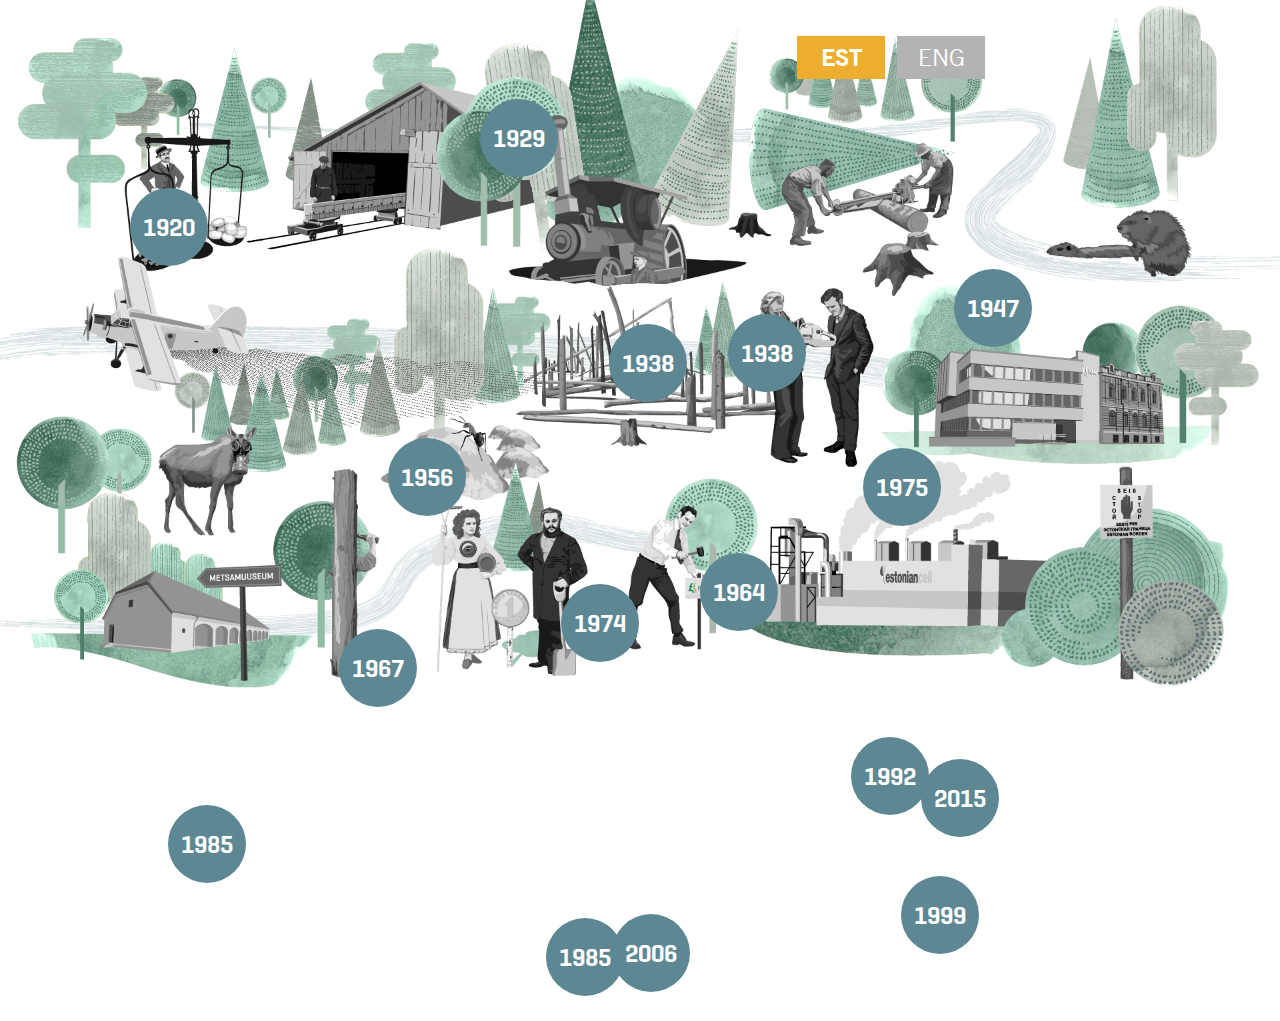
<file: index.html>
<!DOCTYPE html>
<html>
<title>Sagadi sündmused</title>
<meta charset="UTF-8">
<meta name="viewport" content="width=device-width, initial-scale=1">
<link rel="stylesheet" href="site.css">
<script src="https://ajax.googleapis.com/ajax/libs/jquery/3.3.1/jquery.min.js"></script>
<script type="text/javascript" src="site.js"></script>
<body>
  <div class="langs">
    <a href="index.html">
      <div class="lang active">
        <p>EST</p>
      </div>
    </a>
    <a href="eng.html">
      <div class="lang">
        <p>ENG</p>
      </div>
    </a>
  </div>
  <div class="button" id="btn-1">
    <div class="overlay-trig"><p>1920</p>
      <div class="overlay">
        <div class="overlay-wrapper">
          <img class="close-btn" src="close.svg" alt="">
          <div class="text">
            <p>Riigimetskondades oli järgi vaid 9 puuda kuuseseemet. Metsaülemaile anti voli varuda käbisid eraisikutelt, andes 1 vaka männikäbide eest vastu sama koguse kartuleid.</p>
          </div>
        </div>
      </div>
    </div>
  </div>
  <div class="button" id="btn-2">
    <div class="overlay-trig"><p>1929</p>
      <div class="overlay">
        <div class="overlay-wrapper">
          <img class="close-btn" src="close.svg" alt="">
          <div class="text">
            <p>Eestis hakkas kehtima meetermõõdustik. Metsatööstuses tekitas üleminek teisele mõõdusüsteemile suure segaduse – saeveskid ei suutnud anda standardset toodangut ning Eesti metsamaterjali maine maailmaturul langes.</p>
          </div>
        </div>
      </div>
    </div>
  </div>
  <div class="button" id="btn-3">
    <div class="overlay-trig"><p>1938</p>
      <div class="overlay">
        <div class="overlay-wrapper">
          <img class="close-btn" src="close.svg" alt="">
          <div class="text">
            <p>Läänemaal Mõtsu metskonnas katsetati esmakordselt riigimetsas kraavitöödel ekskavaatorit. Esmane katsetus ebaõnnestub, sest uudne raudhiiglane vajub pehmesse pinnasesse kinni.</p>
          </div>
        </div>
      </div>
    </div>
  </div>
  <div class="button" id="btn-4">
    <div class="overlay-trig"><p>1938</p>
      <div class="overlay">
        <div class="overlay-wrapper">
          <img class="close-btn" src="close.svg" alt="">
          <div class="text">
            <p>Tallinna lähedal demonstreeris firma Stihl oma uusi bensiinimootorsaage. Riigi metsandusjuhtkond peab aga mootorsaage perspektiivituteks moeröögatusteks ning kasutusele neid ei võetud.</p>
          </div>
        </div>
      </div>
    </div>
  </div>
  <div class="button" id="btn-5">
    <div class="overlay-trig"><p>1947</p>
      <div class="overlay">
        <div class="overlay-wrapper">
          <img class="close-btn" src="close.svg" alt="">
          <div class="text">
            <p>Vooremaa järvedesse ja Ulila jõkke lasti Laadoga järvest toodud 195 ondatrat. See oli esimene mitmest Eesti NSV ajal toimunud võõrliikide sissetoomise aktsioonist.</p>
          </div>
        </div>
      </div>
    </div>
  </div>
  <div class="button" id="btn-6">
    <div class="overlay-trig"><p>1956</p>
      <div class="overlay">
        <div class="overlay-wrapper">
          <img class="close-btn" src="close.svg" alt="">
          <div class="text">
            <p>Aviometsanduse algus Eestis. Valgamaal Koorküla metskonnas piserdati enam kui 250 hektari suurust ala maipõrnikate tõrjeks DDT õliemulsioonilahusega. Tulemused hinnati igati heaks, vaatamata asjaolule, et lisaks soovitule hävitati hulgaliselt seda, mida polnud mingil juhul plaanis hävitada.</p>
          </div>
        </div>
      </div>
    </div>
  </div>
  <div class="button" id="btn-7">
    <div class="overlay-trig"><p>1964</p>
      <div class="overlay">
        <div class="overlay-wrapper">
          <img class="close-btn" src="close.svg" alt="">
          <div class="text">
            <p>Loodi esimene metsakuklaste kaitseala Alatskivi vallas Padakõrvel. Tuntuim metsakuklaste kaitseala – Akste sipelgariik – loodi 1977.</p>
          </div>
        </div>
      </div>
    </div>
  </div>
  <div class="button" id="btn-8">
    <div class="overlay-trig"><p>1967</p>
      <div class="overlay">
        <div class="overlay-wrapper">
          <img class="close-btn" src="close.svg" alt="">
          <div class="text">
            <p>Augustitorm tõi Eesti metsades kaasa suurt kahju. Aastaseks raiemahuks oli 2,2 miljonit m3, tormikahjud ulatusid aga üle 5 miljoni m3.</p>
          </div>
        </div>
      </div>
    </div>
  </div>
  <div class="button" id="btn-9">
    <div class="overlay-trig"><p>1974</p>
      <div class="overlay">
        <div class="overlay-wrapper">
          <img class="close-btn" src="close.svg" alt="">
          <div class="text">
            <p>Rootsi firma Husqvarna demonstreeris esmakordselt Eestis oma bensiinimootorsaage. Tallinna lähedal toimunud ettevõtmine muutis Rootsi saed koheselt kohalike metsameeste ihaldusobjektiks.</p>
          </div>
        </div>
      </div>
    </div>
  </div>
  <div class="button" id="btn-10">
    <div class="overlay-trig"><p>1975</p>
      <div class="overlay">
        <div class="overlay-wrapper">
          <img class="close-btn" src="close.svg" alt="">
          <div class="text">
            <p>Valmis uus ENSV Metsamajanduse ja Looduskaitse Ministeeriumi hoone Gagarini puiesteel Tallinnas. Täna asub seal RMK peakontor.</p>
          </div>
        </div>
      </div>
    </div>
  </div>
  <div class="button" id="btn-11">
    <div class="overlay-trig"><p>1985</p>
      <div class="overlay">
        <div class="overlay-wrapper">
          <img class="close-btn" src="close.svg" alt="">
          <div class="text">
            <p>Eestit külastas Nõukogude Liidu metsanduse kõrgeim juht Aleksei Zverjev, kes tegi ülesandeks avada Sagadis metsamuuseum Suure Sotsialistliku Oktoobrirevolutsiooni 70. aastapäevaks. Eesmärk täideti.</p>
          </div>
        </div>
      </div>
    </div>
  </div>
  <div class="button" id="btn-12">
    <div class="overlay-trig"><p>1985</p>
      <div class="overlay">
        <div class="overlay-wrapper">
          <img class="close-btn" src="close.svg" alt="">
          <div class="text">
            <p>Metsamajandites moodustati alkoholismivastase võitluse komisjonid. Kõigil asutuste üritustel keelati kategooriliselt avalikult alkoholi pruukimine.</p>
          </div>
        </div>
      </div>
    </div>
  </div>
  <div class="button" id="btn-13">
    <div class="overlay-trig"><p>1992</p>
      <div class="overlay">
        <div class="overlay-wrapper">
          <img class="close-btn" src="close.svg" alt="">
          <div class="text">
            <p>Jaanuarikuus eraldas ENSV Ülemnõukogu tulevase rahareformi ootuses Eesti Pangale riiklikust metsafondist 150 miljoni dollari väärtuses metsalanke, mida oli plaanis kasutada valuutalaenude tagatisena. Vahetult enne rahareformi sai Eesti Pank aga tagasi enne II maailmasõda välispankadesse jäänud riiklikud hoiused ning vajadus metsa tagatisena kasutada kadus. Ometi püsib siiani eestlaste hulgas visa veendumus, et just mets oli Eesti krooni kattevaraks.</p>
          </div>
        </div>
      </div>
    </div>
  </div>
  <div class="button" id="btn-14">
    <div class="overlay-trig"><p>1999</p>
      <div class="overlay">
        <div class="overlay-wrapper">
          <img class="close-btn" src="close.svg" alt="">
          <div class="text">
            <p style="margin-top: 70px;">Loodi Riigimetsa Majandamise Keskus ehk RMK. Eesti ainsa riigitulundusasutusena on RMK ülesandeks olnud ühelt pool riigile metsast tulu teenida, raiudes ja müües metsamaterjali. Teisalt on olulised tegevused, mis ei too otsest majanduslikku tulu, aga on kasulikud kõigile: metsalooduse säilitamine, loodussõbralikud metsatööd, tasuta puhkevõimaluste loomine, loodushariduse jagamine jne.</p>
          </div>
        </div>
      </div>
    </div>
  </div>
  <div class="button" id="btn-15">
    <div class="overlay-trig"><p>2006</p>
      <div class="overlay">
        <div class="overlay-wrapper">
          <img class="close-btn" src="close.svg" alt="">
          <div class="text">
            <p>Eesti puidutööstusesse tehti taasiseseisvumise järgselt suurim investeering (150 miljonit eurot) – Kundasse rajati AS Estonian Cell haavapuitmassitehas.</p>
          </div>
        </div>
      </div>
    </div>
  </div>
  <div class="button" id="btn-16">
    <div class="overlay-trig"><p>2015</p>
      <div class="overlay">
        <div class="overlay-wrapper">
          <img class="close-btn" src="close.svg" alt="">
          <div class="text">
            <p>RMK täitis Vabariigi Valitsuselt saadud ülesande puhastada Eesti ja Venemaa vaheline Euroopa Liidu välispiir.</p>
          </div>
        </div>
      </div>
    </div>
  </div>
</body>
</html>
</file>
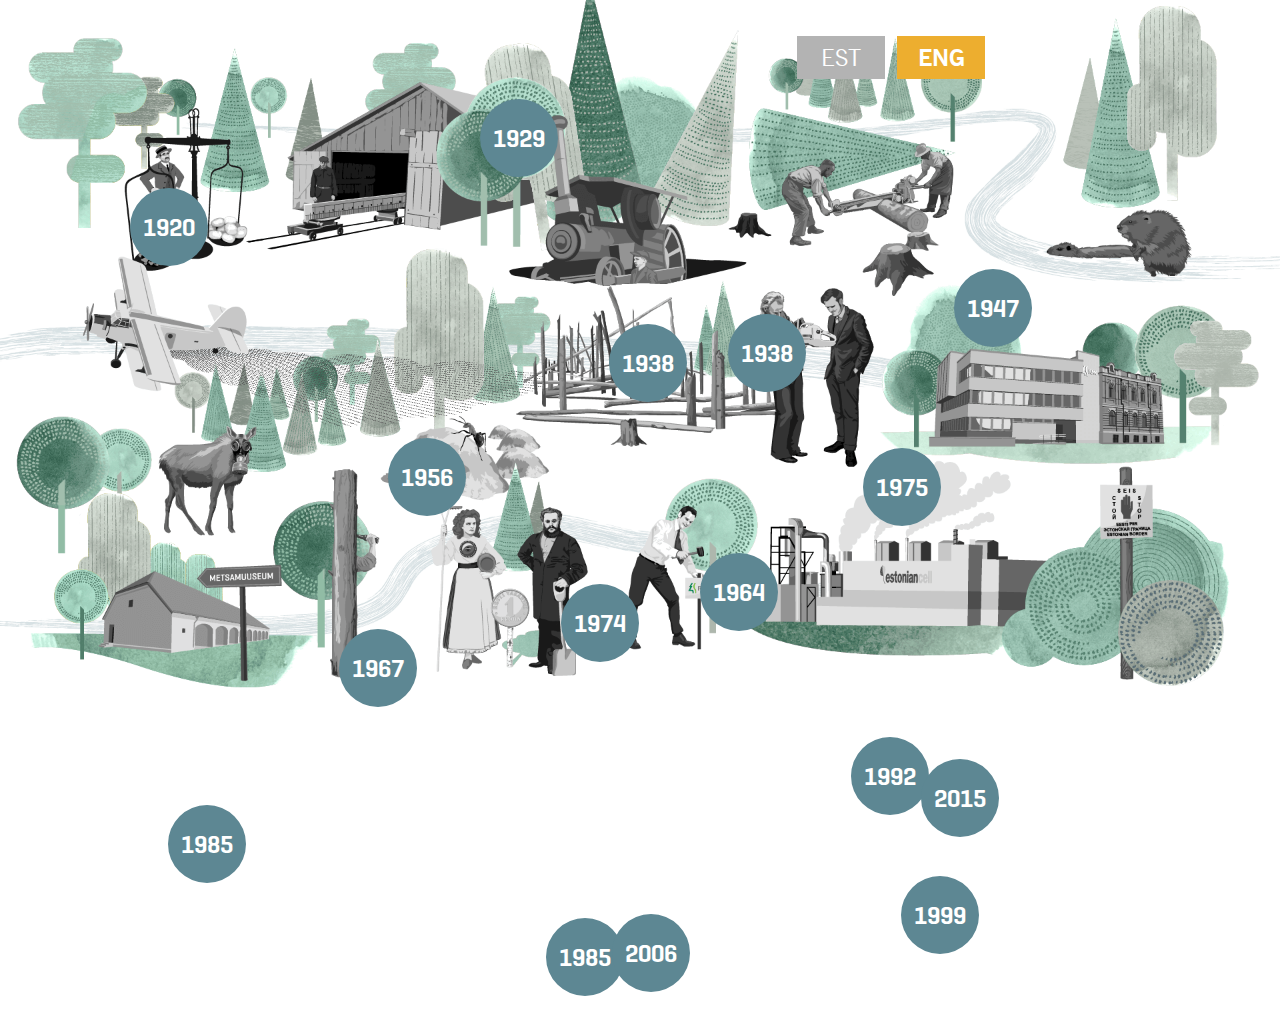
<file: eng.html>
<!DOCTYPE html>
<html>
<title>Sagadi sündmused</title>
<meta charset="UTF-8">
<meta name="viewport" content="width=device-width, initial-scale=1">
<link rel="stylesheet" href="site.css">
<script src="https://ajax.googleapis.com/ajax/libs/jquery/3.3.1/jquery.min.js"></script>
<script type="text/javascript" src="site.js"></script>
<body>
  <div class="langs">
    <a href="index.html">
      <div class="lang">
        <p>EST</p>
      </div>
    </a>
    <a href="eng.html">
      <div class="lang active">
        <p>ENG</p>
      </div>
    </a>
  </div>
  <div class="button" id="btn-1">
    <div class="overlay-trig"><p>1920</p>
      <div class="overlay">
        <div class="overlay-wrapper">
          <img class="close-btn" src="close.svg" alt="">
          <div class="text">
            <p>Only 9 poods of pine seeds remained in national forest districts. District forest officers were given the opportunity to collect cones from private individuals by giving 1 Estonian bushel of potatoes in return for the same amount of spruce cones.</p>
          </div>
        </div>
      </div>
    </div>
  </div>
  <div class="button" id="btn-2">
    <div class="overlay-trig"><p>1929</p>
      <div class="overlay">
        <div class="overlay-wrapper">
          <img class="close-btn" src="close.svg" alt="">
          <div class="text">
            <p>Estonia started using the metric system. The transition to a different measuring system created a lot of confusion in the forestry industry – saw mills were not capable of providing standard output, and the reputation of Estonian timber in the world market declined.</p>
          </div>
        </div>
      </div>
    </div>
  </div>
  <div class="button" id="btn-3">
    <div class="overlay-trig"><p>1938</p>
      <div class="overlay">
        <div class="overlay-wrapper">
          <img class="close-btn" src="close.svg" alt="">
          <div class="text">
            <p>An excavator for ditching was for the first time tested in the state forest in the Mõtsu forest district in Läänemaa. The initial test failed because the metal giant sinks into the soft soil.</p>
          </div>
        </div>
      </div>
    </div>
  </div>
  <div class="button" id="btn-4">
    <div class="overlay-trig"><p>1938</p>
      <div class="overlay">
        <div class="overlay-wrapper">
          <img class="close-btn" src="close.svg" alt="">
          <div class="text">
            <p>Stihl demonstrated its new chainsaws with petrol engines near Tallinn. However, the state forestry management regarded chainsaws as fashion statements with no perspective, and thus they were not introduced.</p>
          </div>
        </div>
      </div>
    </div>
  </div>
  <div class="button" id="btn-5">
    <div class="overlay-trig"><p>1947</p>
      <div class="overlay">
        <div class="overlay-wrapper">
          <img class="close-btn" src="close.svg" alt="">
          <div class="text">
            <p>195 muskrats brought from Lake Ladoga were released into Ulila River. This was the first out of several campaigns of introducing alien species that took place during the Estonian Soviet Socialist Republic.</p>
          </div>
        </div>
      </div>
    </div>
  </div>
  <div class="button" id="btn-6">
    <div class="overlay-trig"><p>1956</p>
      <div class="overlay">
        <div class="overlay-wrapper">
          <img class="close-btn" src="close.svg" alt="">
          <div class="text">
            <p>The beginning of aerial forestry in Estonia. More than 250 hectares of land in the Koorküla forest district in Valga County was sprayed with DDT oil emulsion solution to control cockchafers. The results were regarded as fully positive, even though, in addition to the intended species, many of the things that had in no way been intended to be destroyed were also destroyed.</p>
          </div>
        </div>
      </div>
    </div>
  </div>
  <div class="button" id="btn-7">
    <div class="overlay-trig"><p>1964</p>
      <div class="overlay">
        <div class="overlay-wrapper">
          <img class="close-btn" src="close.svg" alt="">
          <div class="text">
            <p>The first nature reserve for the red wood ant was created in the Alatskivi municipality at Padakõrve. The best-known nature reserve for the red wood ant – Akste Ant Kingdom – was set up in 1977.</p>
          </div>
        </div>
      </div>
    </div>
  </div>
  <div class="button" id="btn-8">
    <div class="overlay-trig"><p>1967</p>
      <div class="overlay">
        <div class="overlay-wrapper">
          <img class="close-btn" src="close.svg" alt="">
          <div class="text">
            <p>The storm in August caused great damage to Estonian forests. Whilst the annual prescribed cut stood at 2.2 million m3, storm losses exceeded 5 million m3.</p>
          </div>
        </div>
      </div>
    </div>
  </div>
  <div class="button" id="btn-9">
    <div class="overlay-trig"><p>1974</p>
      <div class="overlay">
        <div class="overlay-wrapper">
          <img class="close-btn" src="close.svg" alt="">
          <div class="text">
            <p>The Swedish company Husqvarna first demonstrated its chainsaws with petrol engines in Estonia. The event that took place near Tallinn immediately transformed the Swedish saws into the most desired objects of the local forest workers.</p>
          </div>
        </div>
      </div>
    </div>
  </div>
  <div class="button" id="btn-10">
    <div class="overlay-trig"><p>1975</p>
      <div class="overlay">
        <div class="overlay-wrapper">
          <img class="close-btn" src="close.svg" alt="">
          <div class="text">
            <p>The new building of the Ministry of Forestry and Nature Protection of the Estonian SSR at Gagarin Boulevard in Tallinn was completed. Today, it houses the headquarters of RMK.</p>
          </div>
        </div>
      </div>
    </div>
  </div>
  <div class="button" id="btn-11">
    <div class="overlay-trig"><p>1985</p>
      <div class="overlay">
        <div class="overlay-wrapper">
          <img class="close-btn" src="close.svg" alt="">
          <div class="text">
            <p>Estonia was visited by Aleksei Zverjev, the highest leader of forestry in Soviet Union, who commanded for the forestry museum in Sagadi to be opened on the 70th anniversary of the Great Socialist October Revolution. The goal was met.</p>
          </div>
        </div>
      </div>
    </div>
  </div>
  <div class="button" id="btn-12">
    <div class="overlay-trig"><p>1985</p>
      <div class="overlay">
        <div class="overlay-wrapper">
          <img class="close-btn" src="close.svg" alt="">
          <div class="text">
            <p>Committees for the fight against alcohol were set up in forest enterprises. The public consumption of alcohol was strictly prohibited at all the events of the institution.</p>
          </div>
        </div>
      </div>
    </div>
  </div>
  <div class="button" id="btn-13">
    <div class="overlay-trig"><p>1992</p>
      <div class="overlay">
        <div class="overlay-wrapper">
          <img class="close-btn" src="close.svg" alt="">
          <div class="text">
            <p>In January, in anticipation of the upcoming monetary reform, the Supreme Council of the ESSR allocated $150 million worth of forest lands to the Bank of Estonia (Eesti Pank), which were intended to be used as collateral for foreign currency loans. Immediately before the monetary reform, Bank of Estonia recovered national deposits left in foreign banks before World War II, and there was no longer the need to use forest as collateral. Yet, Estonians still have the conviction that the forest was used as the asset representing the Estonian kroon.</p>
          </div>
        </div>
      </div>
    </div>
  </div>
  <div class="button" id="btn-14">
    <div class="overlay-trig"><p>1999</p>
      <div class="overlay">
        <div class="overlay-wrapper">
          <img class="close-btn" src="close.svg" alt="">
          <div class="text">
            <p style="margin-top: 70px;">State Forest Management Centre (RMK) was established. As the only profit-making state agency, RMK has on the one hand been tasked with earning income for the state from the forest through cutting and selling timber. On the other hand, also important are activities that do not generate direct economic returns but are beneficial for everyone: forest conservation, eco-friendly forestry, creating free recreational facilities, providing nature education, etc.</p>
          </div>
        </div>
      </div>
    </div>
  </div>
  <div class="button" id="btn-15">
    <div class="overlay-trig"><p>2006</p>
      <div class="overlay">
        <div class="overlay-wrapper">
          <img class="close-btn" src="close.svg" alt="">
          <div class="text">
            <p>The largest investment after the restoration of independence (150 million euros) was made into the Estonian timber industry – AS Estonian Cell aspen pulp mill was constructed in Kunda.</p>
          </div>
        </div>
      </div>
    </div>
  </div>
  <div class="button" id="btn-16">
    <div class="overlay-trig"><p>2015</p>
      <div class="overlay">
        <div class="overlay-wrapper">
          <img class="close-btn" src="close.svg" alt="">
          <div class="text">
            <p>RMK completed the task given by the Government of the Republic of Estonia to clear the external border of the European Union between Estonia and Russia.</p>
          </div>
        </div>
      </div>
    </div>
  </div>
</body>
</html>
</file>
<file: site.css>
@font-face {
  font-family: NewsGothicBold;
  src: url("NewGotBd.ttf");
}
@font-face {
  font-family: NewsGothicRoman;
  src: url("NewGotRm.ttf");
}
@font-face {
  font-family: Geogrotesque;
  src: url("Geogtq-Sb.otf");
}
body {
  background-image: url("taust.png");
  background-size: cover;
  background-repeat: no-repeat;
  position: relative;
}
a {
  text-decoration: none;
}
.langs {
  position: absolute;
  top: 28px;
  right: 281px;
  display: flex;
  flex-direction: row;
  width: 200px;
  justify-content: space-around;
  z-index: -2;
}
.langs .lang {
  text-align: center;
  width: 88px;
  height: 43px;
  background-color: #b3b3b3;
  display: flex;
  justify-content: center;
  align-items: center;
}
.langs .lang p {
  color: #fff;
  font-family: NewsGothicRoman;
  font-size: 24px;
}
.langs .lang.active {
  background-color: #edae2f;
}
.langs .lang.active p {
  font-family: NewsGothicBold;
  color: #fff;
}
strong {
  font-family: NewsGothicBold;
}
.button {
  background-image: url("ring.svg");
  background-repeat: no-repeat;
  background-size: 78px;
  width: 78px;
  height: 78px;
  position: absolute;
  text-align: center;
}
.button p {
  font-family: Geogrotesque;
  color: #fff;
  font-size: 24px;
  margin-top: 50px;
}
.button.active {
  background-image: url("aktiivne-ring.svg") !important;
}
.button.clicked {
  background-image: url("klikitud.svg");
}
.button .overlay-trig {
  position: relative;
  width: 100%;
  height: 100%;
  margin-top: -25px;
}
.button .overlay-trig .overlay {
  display: none;
  z-index: -1;
}
.button .overlay-trig .overlay .overlay-wrapper {
  width: 100%;
  height: 100%;
  margin: auto;
  border-radius: 50%;
  background-color: #fff;
  border: 8px solid #edae2f;
  position: relative;
}
.button .overlay-trig .overlay .overlay-wrapper .text {
  padding: 40px;
}
.button .overlay-trig .overlay .overlay-wrapper .text p {
  font-family: NewsGothicRoman;
  color: #000;
  font-size: 20px;
}
.button .overlay-trig .overlay .overlay-wrapper img.close-btn {
  position: absolute;
  width: 40px;
  height: 40px;
  top: 56px;
  right: 13px;
}
.button .overlay-trig .overlay.active {
  display: flex;
}
.button .overlay-trig .overlay.nonactive {
  display: none;
}
.button#btn-1 {
  top: 180px;
  left: 122px;
}
.button#btn-1 .overlay {
  position: absolute;
  width: 370px;
  height: 370px;
  top: -154px;
  left: 38px;
}
.button#btn-2 {
  top: 91px;
  left: 472px;
}
.button#btn-2 .overlay {
  position: absolute;
  width: 372px;
  height: 372px;
  top: -14px;
  left: -35px;
}
.button#btn-3 {
  top: 306px;
  left: 720px;
}
.button#btn-3 .overlay {
  position: absolute;
  width: 372px;
  height: 372px;
  top: -270px;
  left: 27px;
}
.button#btn-4 {
  top: 316px;
  right: 585px;
}
.button#btn-4 .overlay {
  position: absolute;
  width: 372px;
  height: 372px;
  top: -270px;
  left: -323px;
}
.button#btn-5 {
  top: 261px;
  right: 240px;
}
.button#btn-5 .overlay {
  position: absolute;
  width: 372px;
  height: 372px;
  top: -270px;
  left: -300px;
}
.button#btn-6 {
  top: 430px;
  left: 380px;
}
.button#btn-6 .overlay {
  position: absolute;
  width: 420px;
  height: 420px;
  top: -195px;
  left: -379px;
}
.button#btn-6 .overlay .overlay-wrapper img.close-btn {
  right: 30px;
}
.button#btn-7 {
  top: 545px;
  left: 692px;
}
.button#btn-7 .overlay {
  position: absolute;
  width: 372px;
  height: 372px;
  top: -221px;
  left: 45px;
}
.button#btn-8 {
  top: 621px;
  right: 855px;
}
.button#btn-8 .overlay {
  position: absolute;
  width: 372px;
  height: 372px;
  top: -357px;
  left: -144px;
}
.button#btn-9 {
  top: 576px;
  right: 633px;
}
.button#btn-9 .overlay {
  position: absolute;
  width: 372px;
  height: 372px;
  top: -365px;
  left: -146px;
}
.button#btn-10 {
  top: 440px;
  right: 331px;
}
.button#btn-10 .overlay {
  position: absolute;
  width: 372px;
  height: 372px;
  top: -315px;
  left: -36px;
}
.button#btn-11 {
  top: 797px;
  left: 160px;
}
.button#btn-11 .overlay {
  position: absolute;
  width: 372px;
  height: 372px;
  top: -326px;
  left: -37px;
}
.button#btn-12 {
  top: 910px;
  left: 538px;
}
.button#btn-12 .overlay {
  position: absolute;
  width: 372px;
  height: 372px;
  top: -338px;
  left: -247px;
}
.button#btn-13 {
  top: 729px;
  left: 843px;
}
.button#btn-13 .overlay {
  position: absolute;
  width: 465px;
  height: 465px;
  top: -472px;
  left: -192px;
}
.button#btn-13 .overlay .overlay-wrapper img.close-btn {
  right: 30px;
}
.button#btn-13 .overlay-trig .overlay .overlay-wrapper {
  width: 105%;
  height: 105%;
}
.button#btn-14 {
  top: 868px;
  left: 893px;
}
.button#btn-14 .overlay {
  position: absolute;
  width: 465px;
  height: 465px;
  top: -417px;
  left: -83px;
}
.button#btn-14 .overlay .overlay-wrapper img.close-btn {
  top: 48px;
  right: 37px;
}
.button#btn-15 {
  top: 906px;
  right: 582px;
}
.button#btn-15 .overlay {
  position: absolute;
  width: 372px;
  height: 372px;
  top: -364px;
  left: -148px;
}
.button#btn-16 {
  top: 751px;
  right: 273px;
}
.button#btn-16 .overlay {
  position: absolute;
  width: 372px;
  height: 372px;
  top: -305px;
  left: -273px;
}
.index {
  z-index: -2;
}
.higher {
  z-index: 1;
}
.hide .overlay {
  display: none;
}
</file>
